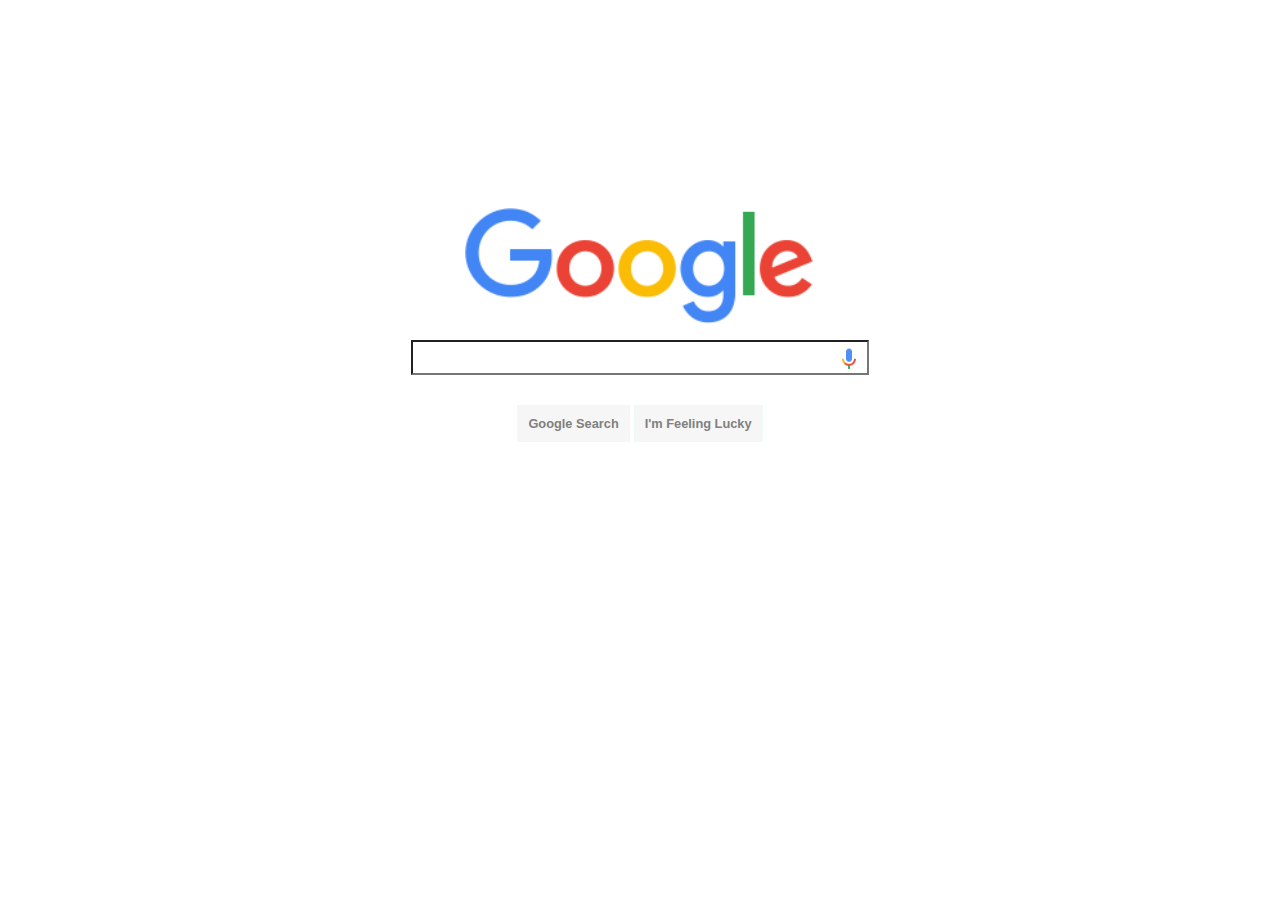
<file: index.html>
<!DOCTYPE html>
<html>
  <head>
    <meta charset="utf-8">

    <link href="style.css" rel="stylesheet">
    <style>

    </style>
    <title>Google Search</title>
  </head>
  <body>
    <div>
    <img class="google" src="logo.png" alt="google" width="350"><br>

    <input class="textfield" type="text" name"q"><br>

    <button class="button"><b>Google Search</b></button>
    <button class="button"><b>I'm Feeling Lucky</b></button>

    </div>

  </body>
</html>
</file>
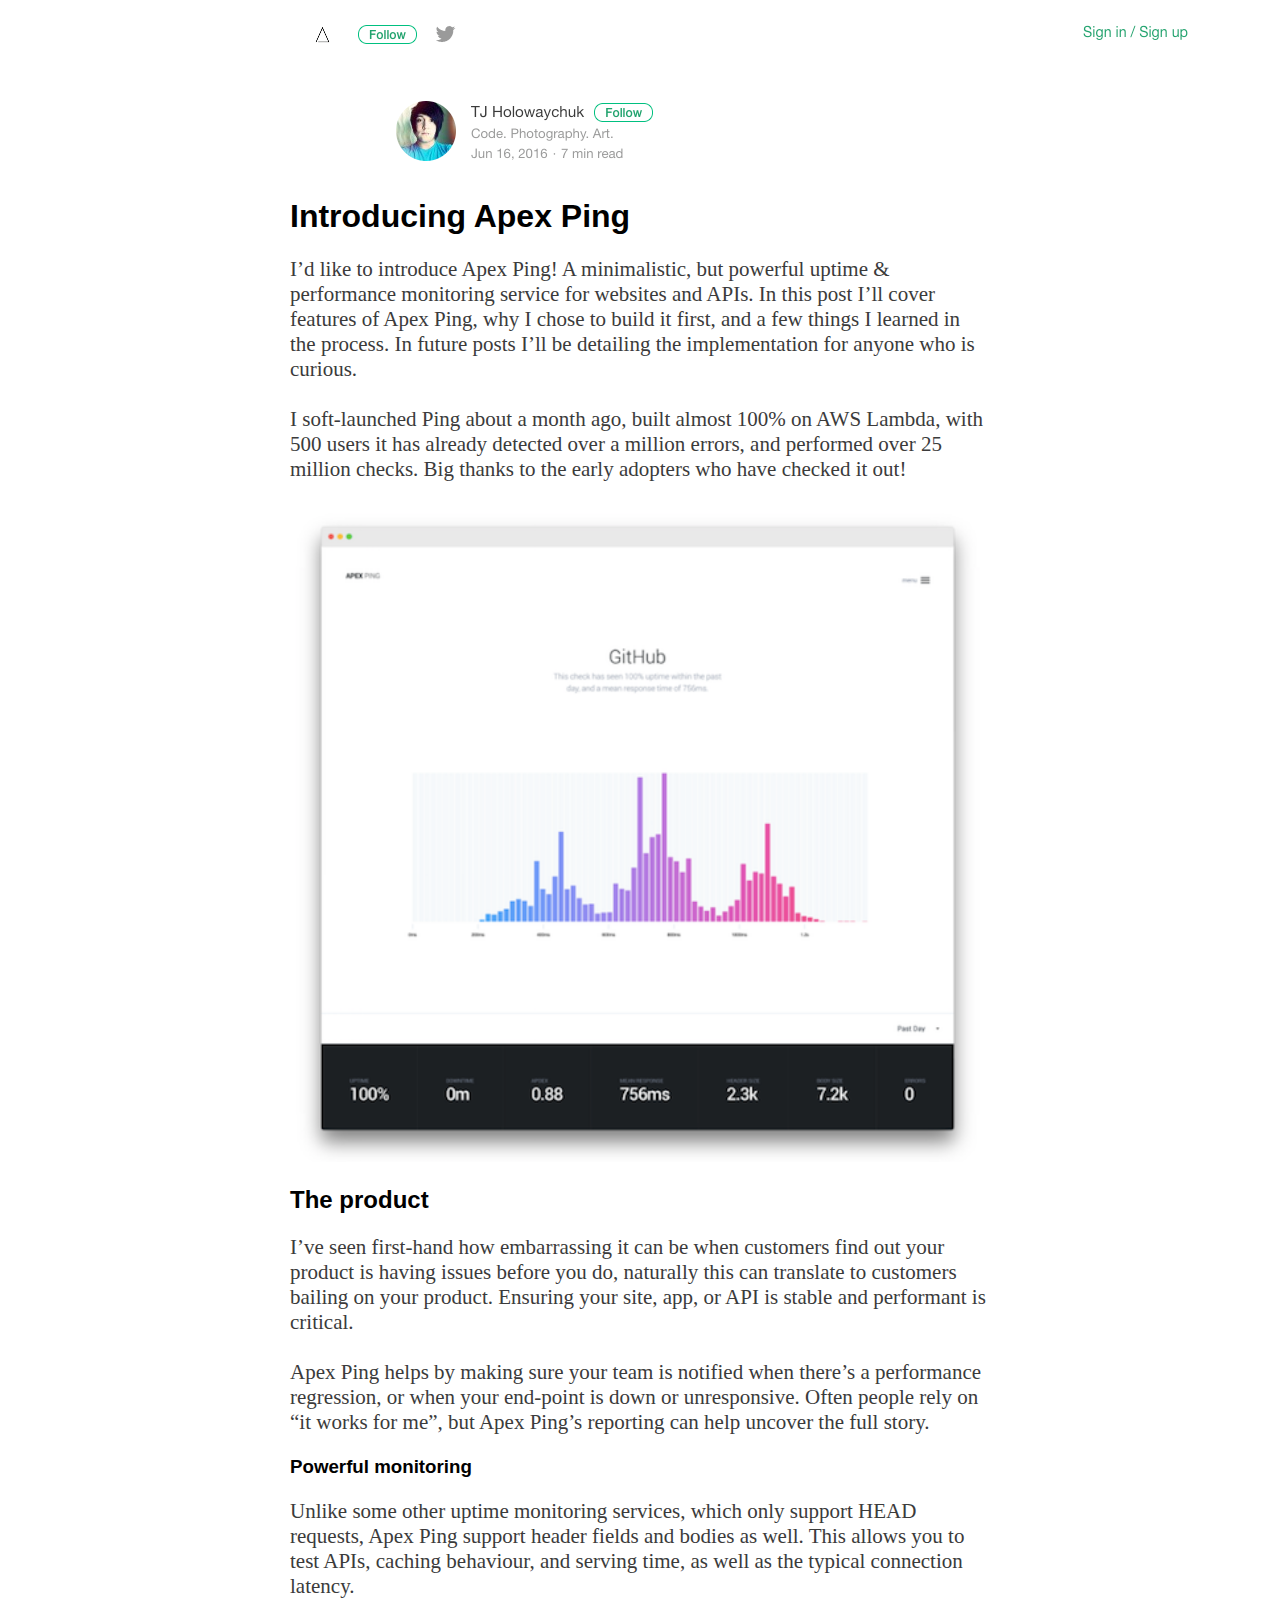
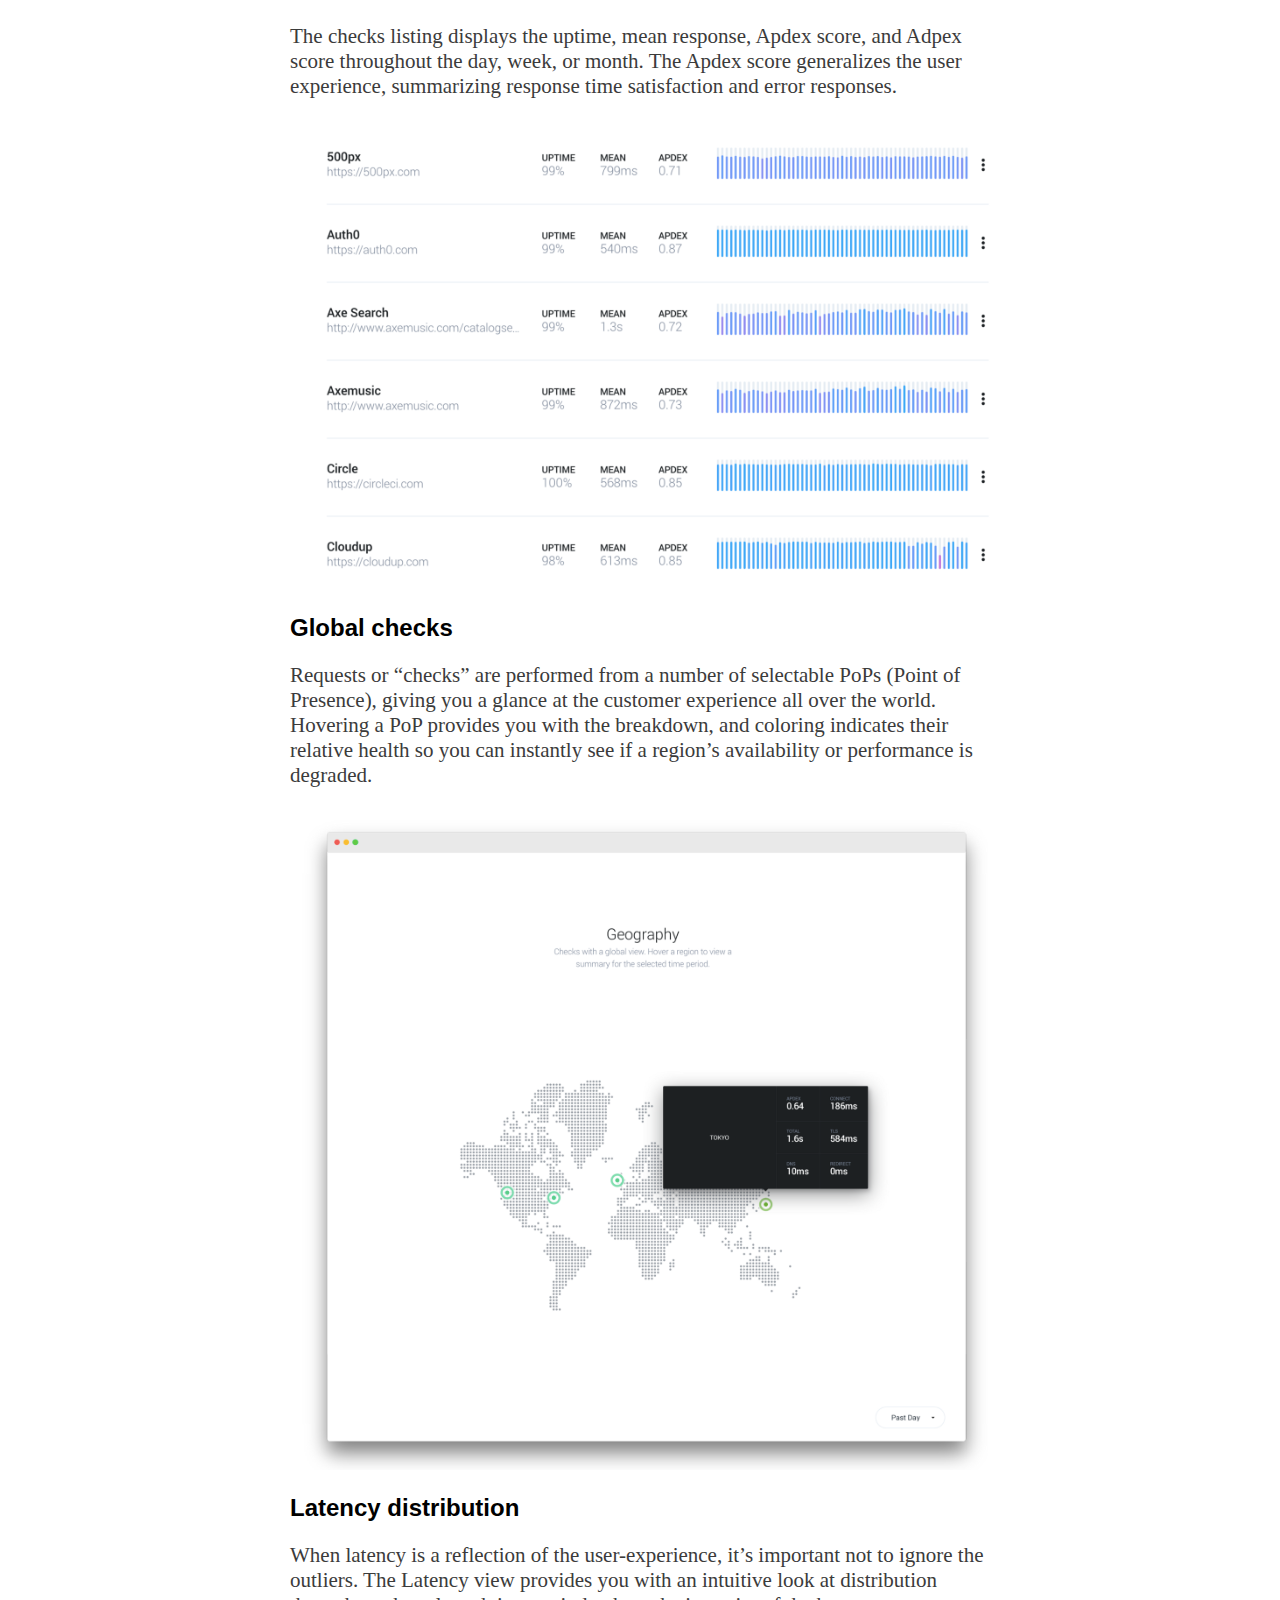
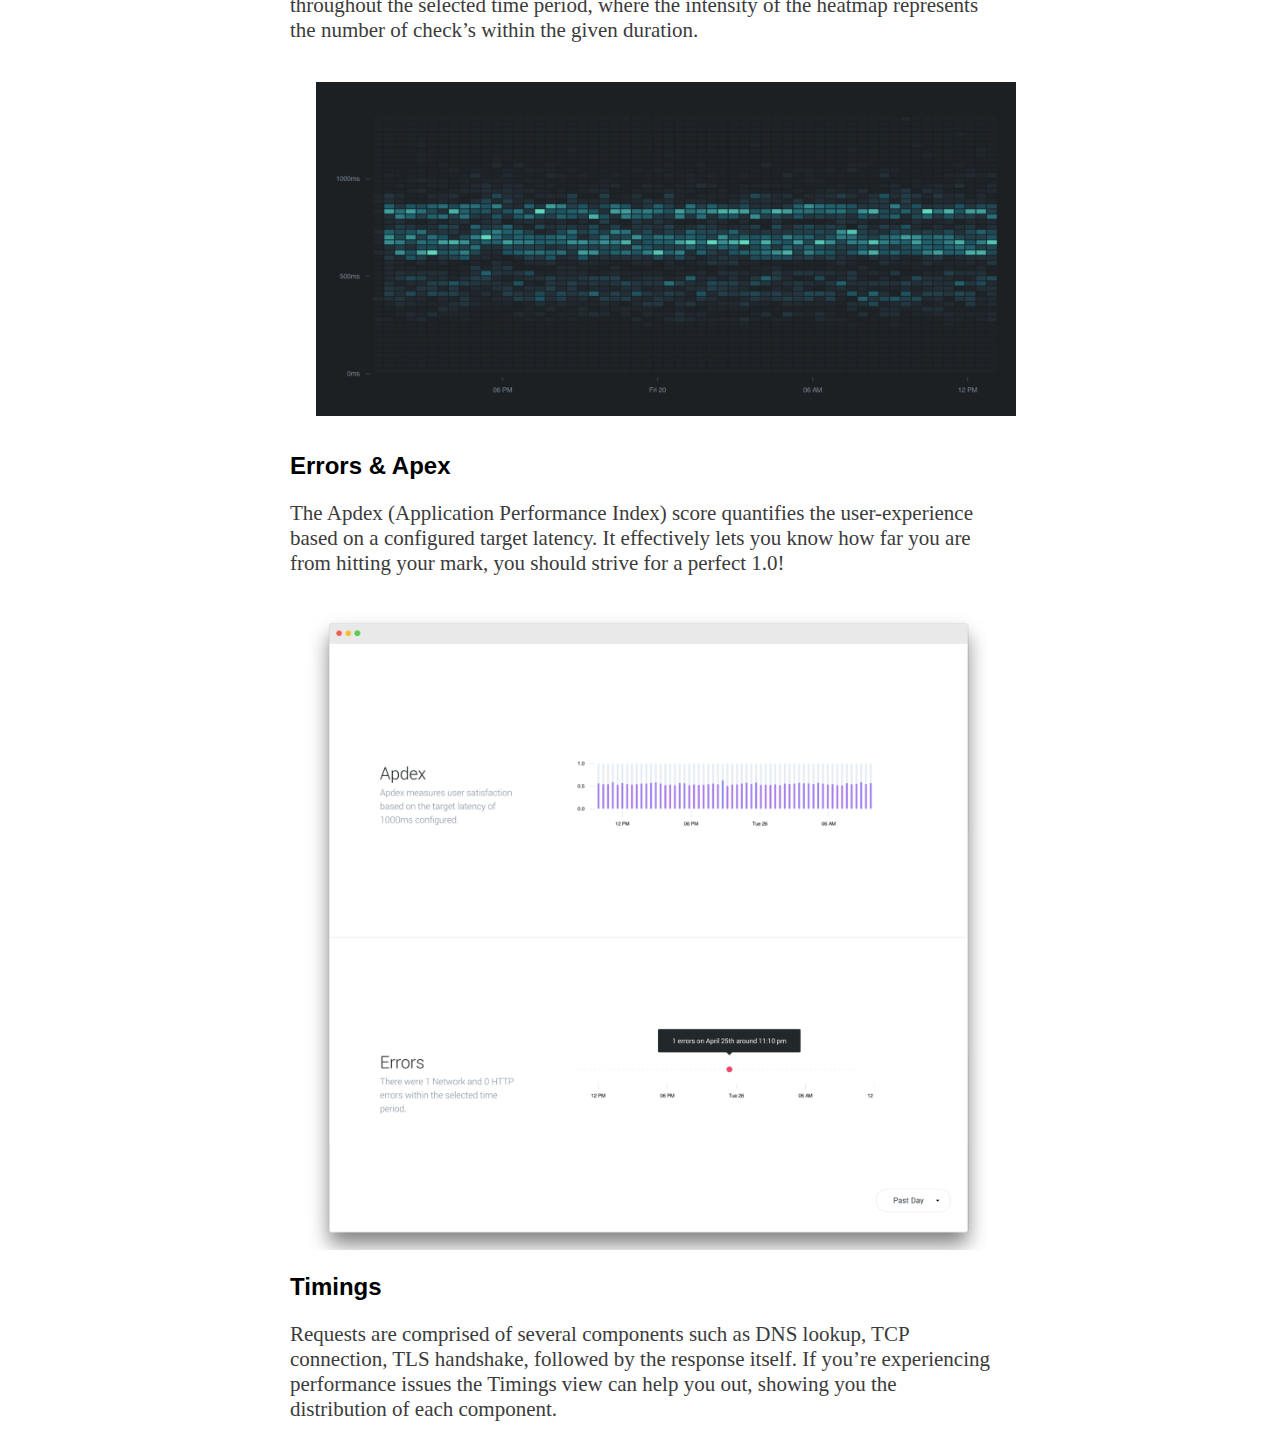
<file: medium/index.html>
<!DOCTYPE html>
<html>
  <head>
    <meta charset="utf-8">
    <link href="style.css" rel="stylesheet">
    <title>Medium</title>
    <style>
    pre{
      overflow: scroll;
    }
    </style>
  </head>
  <body>

  <div class="content">
  <img src="header.png" alt="header"><br>
  <h1 class="h">Introducing Apex Ping</h1>

  <p class="p">
    I’d like to introduce Apex Ping! A minimalistic, but powerful uptime &
    performance monitoring service for websites and APIs. In this post I’ll
    cover features of Apex Ping, why I chose to build it first, and a few
    things I learned in the process. In future posts I’ll be detailing the
    implementation for anyone who is curious.<br>
    <br>
    I soft-launched Ping about a month ago, built almost 100% on AWS Lambda,
    with 500 users it has already detected over a million errors, and performed
    over 25 million checks. Big thanks to the early adopters who have checked
    it out!

  </p>

  <img src="tj_blog_img1.png" alt="github" class="img"><br>

  <h2 class="h">The product</h2>
  <p class="p">
  I’ve seen first-hand how embarrassing it can be when customers find out your
  product is having issues before you do, naturally this can translate to
  customers bailing on your product. Ensuring your site, app, or API is stable
  and performant is critical.<br>
  <br>
  Apex Ping helps by making sure your team is notified when there’s a
  performance regression, or when your end-point is down or unresponsive.
  Often people rely on “it works for me”, but Apex Ping’s reporting can help
  uncover the full story.
  </p>
  <h3 class="h">Powerful monitoring</h3>
  <p class="p">
  Unlike some other uptime monitoring services, which only support HEAD
  requests, Apex Ping support header fields and bodies as well. This allows
  you to test APIs, caching behaviour, and serving time, as well as the typical
  connection latency. <br>
  <br>

  The checks listing displays the uptime, mean response, Apdex score, and Adpex
  score throughout the day, week, or month. The Apdex score generalizes the
  user experience, summarizing response time satisfaction and error responses.
  </p>

  <img src="tj_blog_img2.png" alt="error"><br>
  <h2 class="h">Global checks</h2>
  <p class="p">
  Requests or “checks” are performed from a number of selectable
  PoPs (Point of Presence), giving you a glance at the customer experience all
  over the world. Hovering a PoP provides you with the breakdown, and coloring
  indicates their relative health so you can instantly see if a region’s
  availability or performance is degraded.<br>
  </p>

  <img src="tj_blog_img3.png" alt="geography"><br>
  <h2 class="h"> Latency distribution</h2>
  <p class="p">
    When latency is a reflection of the user-experience, it’s important not to
    ignore the outliers. The Latency view provides you with an intuitive look
    at distribution throughout the selected time period, where the intensity of
    the heatmap represents the number of check’s within the given duration. <br>
  </p>
  <img src="tj_blog_img4.png" alt="latency"><br>

  <h2 class="h"> Errors & Apex</h2>
  <p class="p">
    The Apdex (Application Performance Index) score quantifies the
    user-experience based on a configured target latency.
    It effectively lets you know how far you are from hitting your mark,
    you should strive for a perfect 1.0!
  </p>
  <img src="tj_blog_img5.png" alt="apdex"><br>
  <h2 class="h">Timings</h2>
  <p class="p">
    Requests are comprised of several components such as DNS lookup,
    TCP connection, TLS handshake, followed by the response itself.
    If you’re experiencing performance issues the Timings view can
    help you out, showing you the distribution of each component.
  </p>



  </div>
  </body>
</html>
</file>
<file: style.css>
body{
  text-align: center;
}


/*.google{
  padding: 100px;

}*/


.button{
  color: #808080;
  font-size: .8em;
  font weight:bold;
  font-family: 'arial', sans-serif;
  padding: 10px;
  border: 1px solid #EFFAF3;
  background-color: #F5F6F5
}

.textfield{
  font-size: 1.6em;
  width: 450px;
  margin-bottom: 30px;
  margin-top: 10px; 
  background-image: url(mic.png);
  background-repeat:no-repeat;
  background-position:right;

}

img {
  margin-top: 200px;
}
</file>
<file: medium/style.css>
body{
  background-color: #FFFFFF;

  font-family: 'helvetica neue', sans-serif;


}
pre{
  overflow: scroll;
}

.h{
  font-family:'Lucida Grande','Lucida Sans Unicode','Lucida Sans','Geneva','Arial',sans-serif;
  font-size: 24;

}

.p{
  font-family: 'Times New Roman', serif;
  font-size: 21px;
  color: #3B3B3B
}


.content{
  width: 700px;
  background-color: #FFFFFF;
  padding: 5px;
  margin: auto;
}

.img{
  width:100%;
}
</file>
